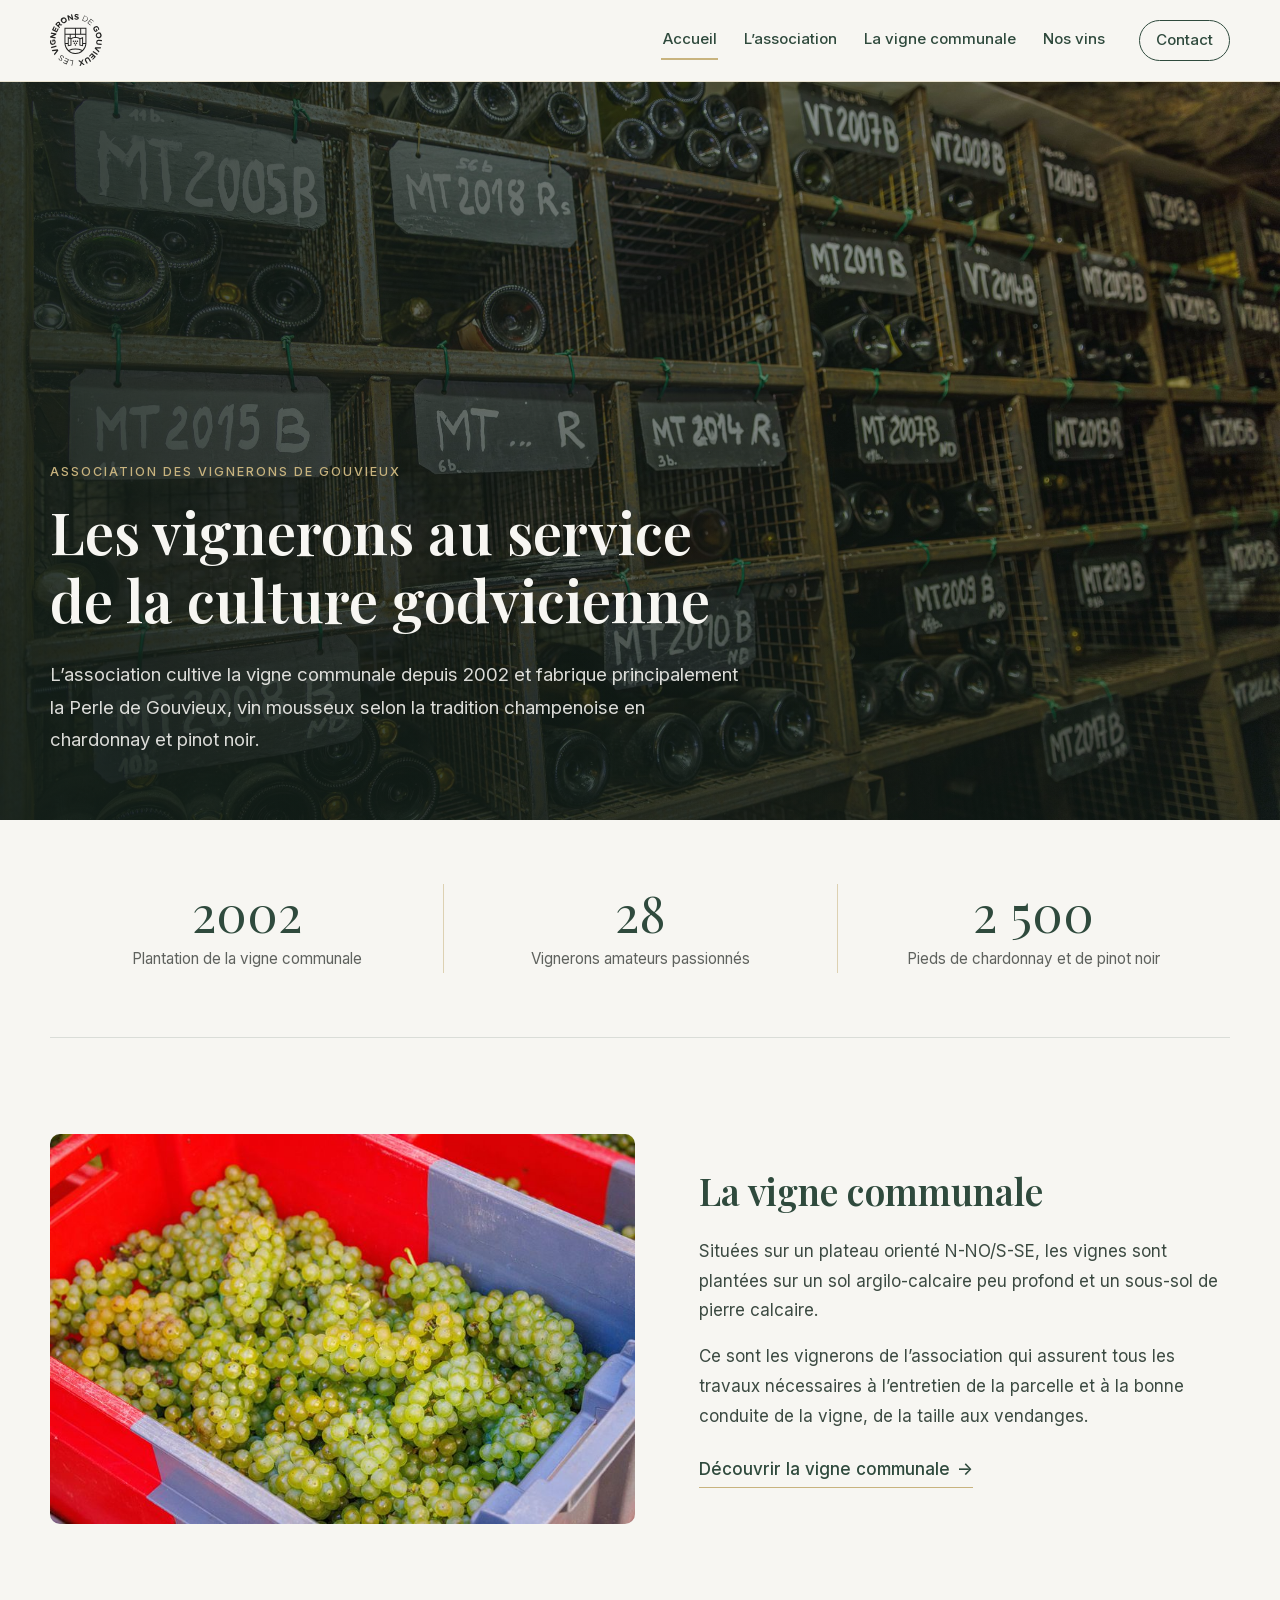
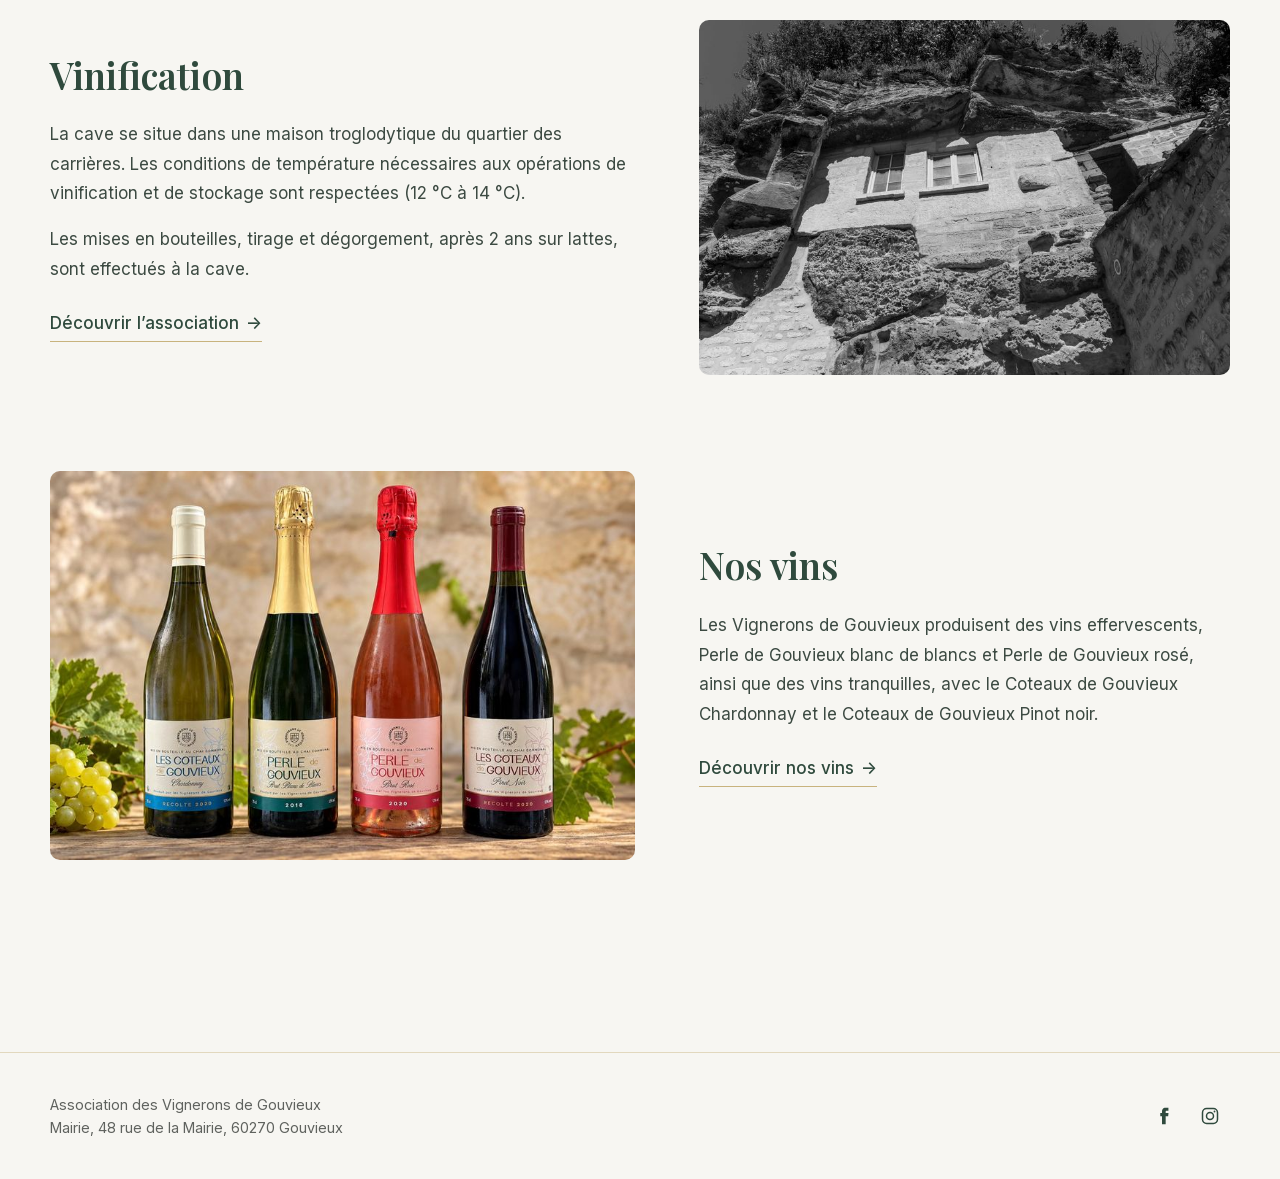
<file: index.html>
<!DOCTYPE html>
<html lang="fr">
<head>
  <meta charset="UTF-8">
  <title>Les Vignerons de Gouvieux</title>
  <meta name="viewport" content="width=device-width, initial-scale=1.0">
  <meta name="description" content="Les Vignerons de Gouvieux, association au service de la culture godvicienne : vigne communale, cave troglodytique et Perle de Gouvieux.">
  <link rel="canonical" href="https://vignerons-de-gouvieux.fr/">
  <meta property="og:type" content="website">
  <meta property="og:site_name" content="Les Vignerons de Gouvieux">
  <meta property="og:locale" content="fr_FR">
  <meta property="og:title" content="Les Vignerons de Gouvieux">
  <meta property="og:description" content="Les Vignerons de Gouvieux, association au service de la culture godvicienne : vigne communale, cave troglodytique et Perle de Gouvieux.">
  <meta property="og:url" content="https://vignerons-de-gouvieux.fr/">
  <meta property="og:image" content="https://vignerons-de-gouvieux.fr/images/partage-logo.png">
  <meta property="og:image:width" content="1200">
  <meta property="og:image:height" content="630">
  <meta property="og:image:alt" content="Logo des Vignerons de Gouvieux">
  <meta name="twitter:card" content="summary_large_image">
  <link rel="preload" href="fonts/playfair-display-600.woff" as="font" type="font/woff" crossorigin>
  <link rel="preload" href="fonts/inter-400.woff" as="font" type="font/woff" crossorigin>
  <link rel="stylesheet" href="style.css">
  <link rel="icon" type="image/svg+xml" href="images/favicon.svg">
</head>
<body>
  <a class="skip-link" href="#main-content">Aller au contenu principal</a>

  <header class="site-header">
    <div class="container-wide header-content">
      <a class="logo-link" href="index.html" aria-label="Accueil Les Vignerons de Gouvieux">
        <img src="images/logo_vigneron.svg" alt="Logo Les Vignerons de Gouvieux" class="logo" width="52" height="52">
      </a>
      <button class="nav-toggle" type="button" aria-expanded="false" aria-controls="site-navigation">Menu</button>
      <nav id="site-navigation" class="navigation" aria-label="Navigation principale">
        <a href="index.html" class="active" aria-current="page">Accueil</a>
        <a href="association.html">L’association</a>
        <a href="vigne.html">La vigne communale</a>
        <a href="perle.html">Nos vins</a>
        <a href="mailto:vigneronsdegouvieux@gmail.com" class="nav-contact">Contact</a>
      </nav>
    </div>
  </header>

  <main id="main-content">
    <section class="home-hero" aria-labelledby="home-title">
      <figure class="home-hero-image">
        <img src="images/photos/cave-casiers-1200.jpg"
          srcset="images/photos/cave-casiers-1200.jpg 1200w, images/photos/cave-casiers-2400.jpg 2400w"
          sizes="100vw" alt="Casiers de bouteilles étiquetés à la craie dans la cave troglodytique" fetchpriority="high" width="1200" height="800">
      </figure>
      <div class="container-wide home-hero-content">
        <span class="kicker">Association des vignerons de Gouvieux</span>
        <h1 id="home-title">Les vignerons au service de la culture godvicienne</h1>
        <p class="lead">
          L’association cultive la vigne communale depuis 2002 et fabrique principalement la
          Perle de Gouvieux, vin mousseux selon la tradition champenoise en chardonnay et pinot noir.
        </p>
      </div>
    </section>

    <div class="container-wide">
      <section class="figures" aria-label="L’association en chiffres">
        <p class="figure"><span class="figure-value">2002</span><span class="figure-label">Plantation de la vigne communale</span></p>
        <p class="figure"><span class="figure-value">28</span><span class="figure-label">Vignerons amateurs passionnés</span></p>
        <p class="figure"><span class="figure-value">2&nbsp;500</span><span class="figure-label">Pieds de chardonnay et de pinot noir</span></p>
      </section>

      <section class="feature" aria-labelledby="home-vigne-title">
        <figure class="photo video-slot" data-vimeo-slot data-vimeo-title="Vidéo de la vigne communale de Gouvieux"><img src="images/photos/raisins-vendange-800.jpg" srcset="images/photos/raisins-vendange-800.jpg 800w, images/photos/raisins-vendange-1600.jpg 1600w" sizes="(max-width: 1024px) 100vw, 50vw" alt="Grappes de chardonnay fraîchement vendangées dans une caisse" loading="lazy" width="800" height="534"></figure>
        <div class="feature-text prose">
          <h2 id="home-vigne-title">La vigne communale</h2>
          <p>
            Situées sur un plateau orienté N-NO/S-SE, les vignes sont plantées sur un sol argilo-calcaire
            peu profond et un sous-sol de pierre calcaire.
          </p>
          <p>
            Ce sont les vignerons de l’association qui assurent tous les travaux nécessaires à l’entretien de
            la parcelle et à la bonne conduite de la vigne, de la taille aux vendanges.
          </p>
          <a class="text-link" href="vigne.html">Découvrir la vigne communale</a>
        </div>
      </section>

      <section class="feature feature--reverse" aria-labelledby="home-cave-title">
        <figure class="photo"><img src="images/photos/maison-troglodytique-800.jpg" srcset="images/photos/maison-troglodytique-800.jpg 800w, images/photos/maison-troglodytique-1600.jpg 1600w" sizes="(max-width: 1024px) 100vw, 50vw" alt="Maison troglodytique creusée dans la roche, quartier des carrières à Gouvieux" loading="lazy" width="800" height="534"></figure>
        <div class="feature-text prose">
          <h2 id="home-cave-title">Vinification</h2>
          <p>
            La cave se situe dans une maison troglodytique du quartier des carrières.
            Les conditions de température nécessaires aux opérations de vinification et
            de stockage sont respectées (12&nbsp;°C à 14&nbsp;°C).
          </p>
          <p>
            Les mises en bouteilles, tirage et dégorgement, après 2 ans sur lattes, sont effectués
            à la cave.
          </p>
          <a class="text-link" href="association.html">Découvrir l’association</a>
        </div>
      </section>

      <section class="feature" aria-labelledby="home-vins-title">
        <figure class="photo"><img src="images/photos/vins-gamme-800.jpg" srcset="images/photos/vins-gamme-800.jpg 800w, images/photos/vins-gamme-1536.jpg 1536w" sizes="(max-width: 1024px) 100vw, 50vw" alt="Les quatre vins des Vignerons de Gouvieux : Coteaux de Gouvieux Chardonnay, Perle de Gouvieux blanc de blancs, Perle de Gouvieux rosé et Coteaux de Gouvieux Pinot noir" loading="lazy" width="800" height="533"></figure>
        <div class="feature-text prose">
          <h2 id="home-vins-title">Nos vins</h2>
          <p>
            Les Vignerons de Gouvieux produisent des vins effervescents, Perle de Gouvieux blanc de blancs
            et Perle de Gouvieux rosé, ainsi que des vins tranquilles, avec le Coteaux de Gouvieux Chardonnay
            et le Coteaux de Gouvieux Pinot noir.
          </p>
          <a class="text-link" href="perle.html">Découvrir nos vins</a>
        </div>
      </section>
    </div>
  </main>

  <div data-site-footer></div>
  <noscript>
    <footer class="site-footer">
      <div class="container-wide footer-content">
        <p class="footer-address">Association des Vignerons de Gouvieux<br>Mairie, 48 rue de la Mairie, 60270 Gouvieux</p>
      </div>
    </footer>
  </noscript>
  <script src="site.js"></script>
</body>
</html>
</file>
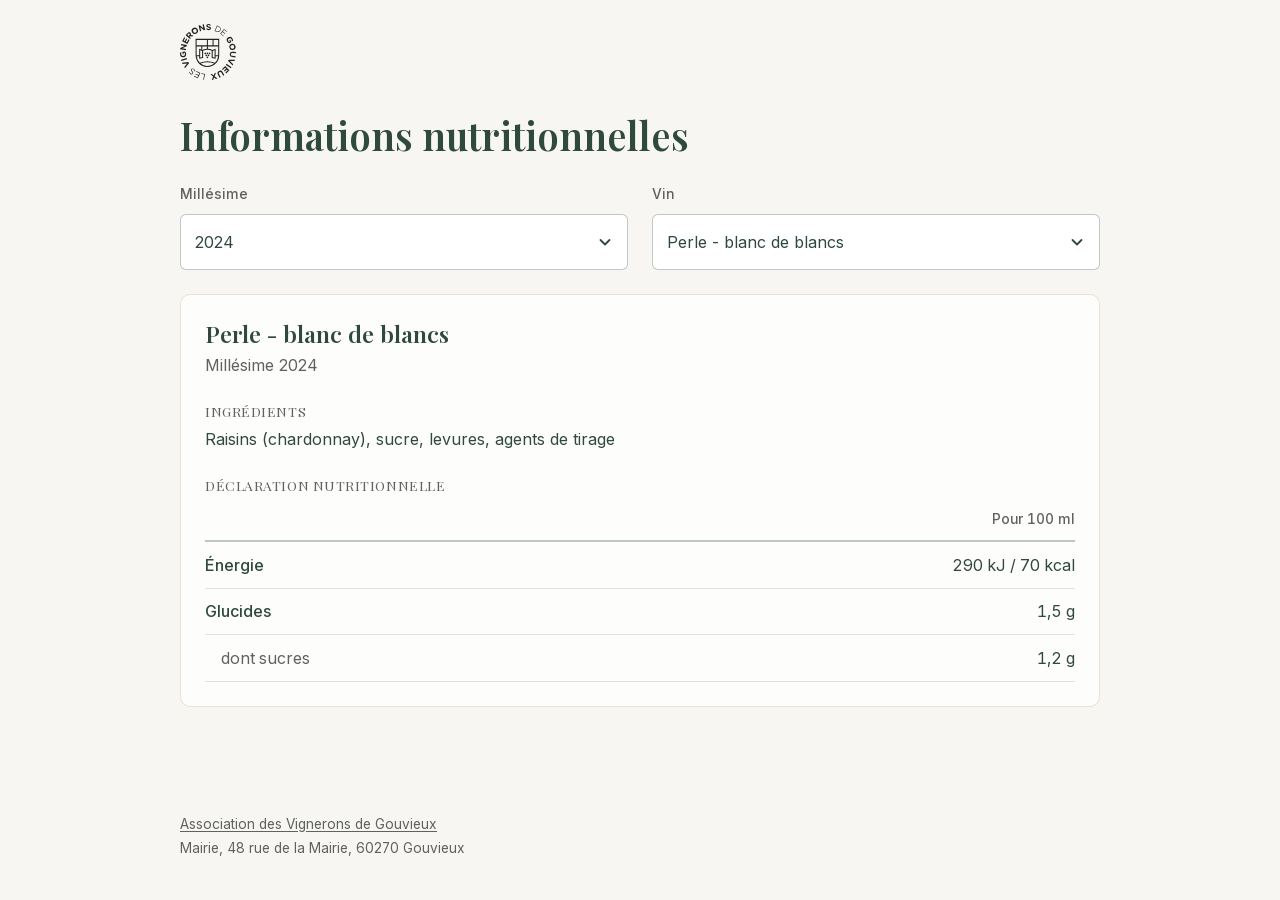
<file: n/index.html>
<!DOCTYPE html>
<html lang="fr">
<head>
  <meta charset="UTF-8">
  <meta name="robots" content="noindex">
  <!-- Adresse du QR code des étiquettes : https://vignerons-de-gouvieux.fr/n/
       Elle est imprimée, elle ne doit donc jamais changer. Si la page des informations
       nutritionnelles change d'adresse, modifier uniquement les deux liens ci-dessous. -->
  <meta http-equiv="refresh" content="0; url=/nutrition.html">
  <title>Informations nutritionnelles - Les Vignerons de Gouvieux</title>
  <script>window.location.replace("/nutrition.html");</script>
</head>
<body>
  <p><a href="/nutrition.html">Voir les informations nutritionnelles</a></p>
</body>
</html>
</file>
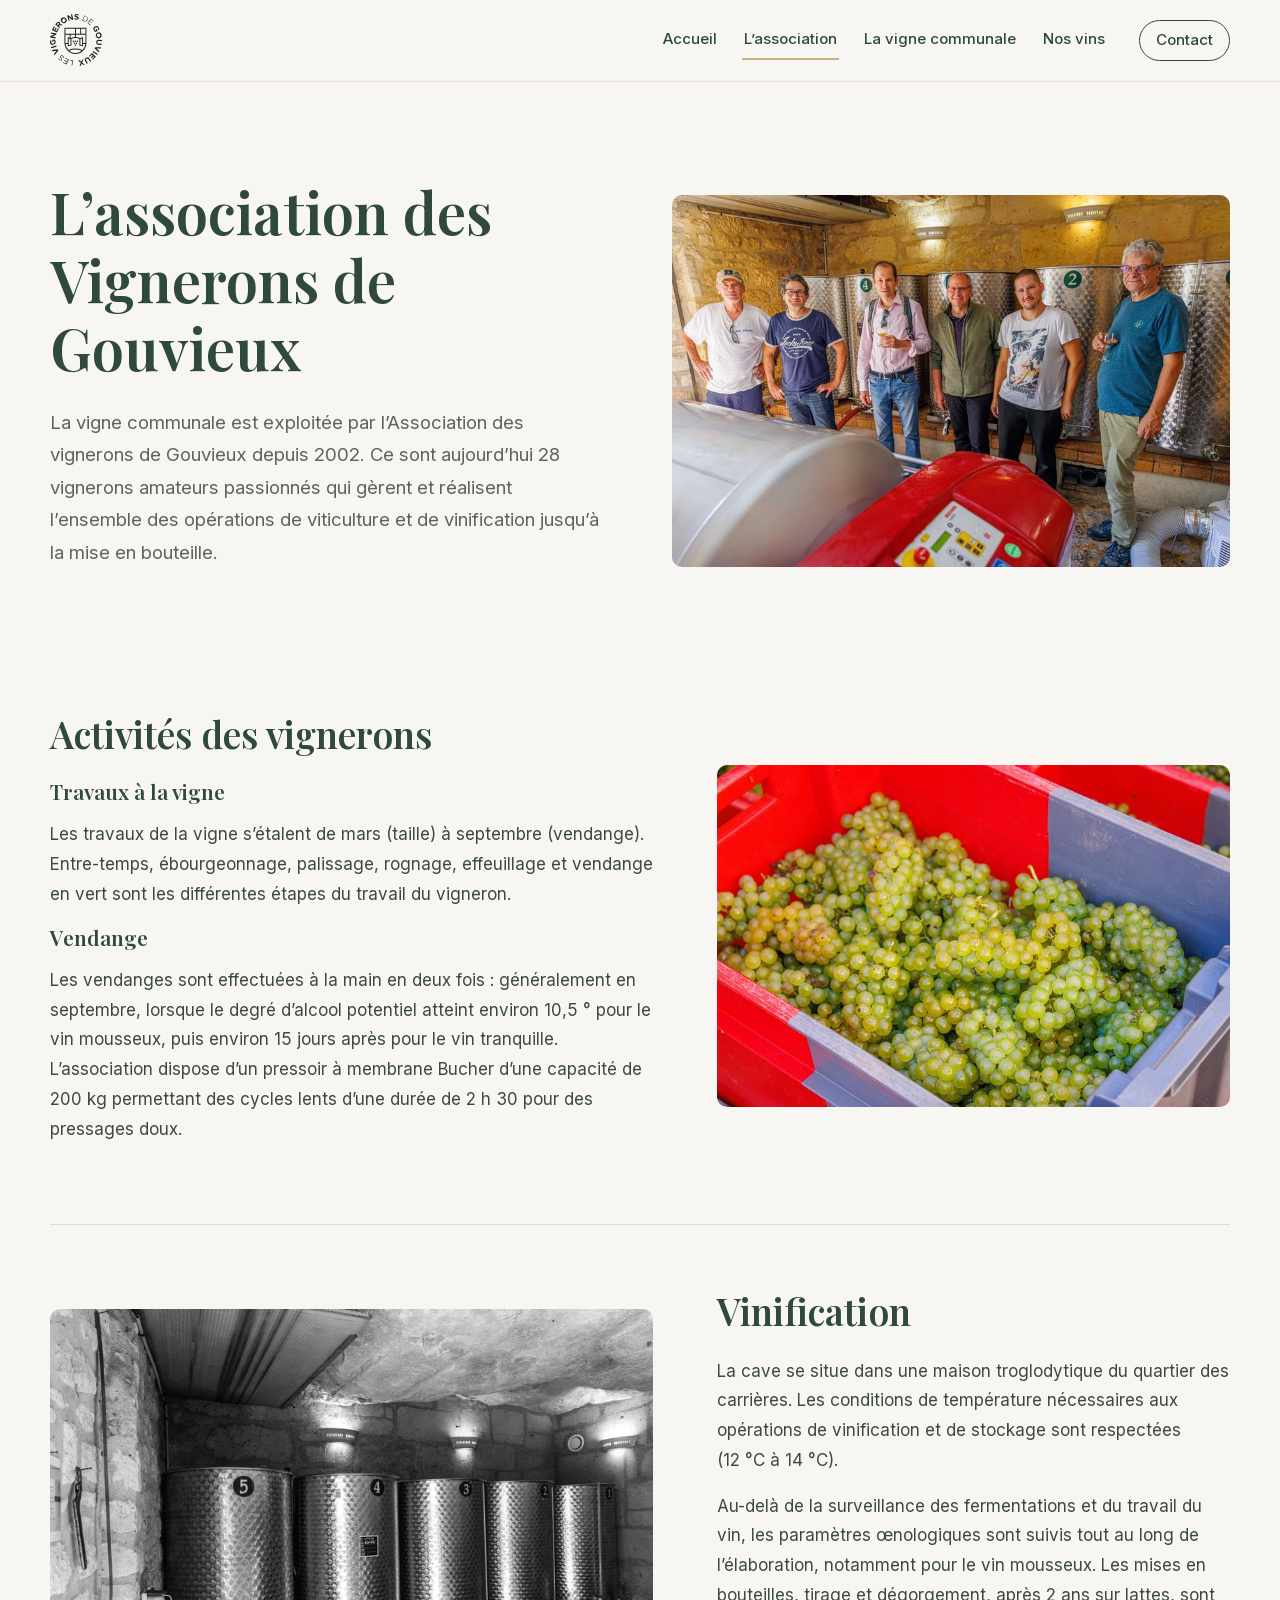
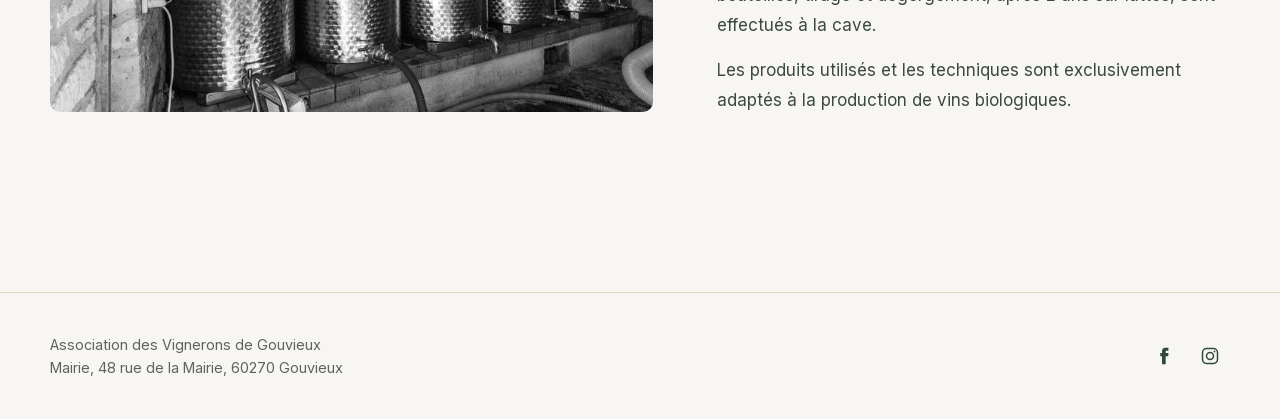
<file: association.html>
<!DOCTYPE html>
<html lang="fr">
<head>
  <meta charset="UTF-8">
  <title>L’association - Les Vignerons de Gouvieux</title>
  <meta name="viewport" content="width=device-width, initial-scale=1.0">
  <meta name="description" content="Activités des vignerons de Gouvieux : travaux à la vigne, vendanges et vinification.">
  <link rel="canonical" href="https://vignerons-de-gouvieux.fr/association.html">
  <meta property="og:type" content="website">
  <meta property="og:site_name" content="Les Vignerons de Gouvieux">
  <meta property="og:locale" content="fr_FR">
  <meta property="og:title" content="L’association - Les Vignerons de Gouvieux">
  <meta property="og:description" content="Activités des vignerons de Gouvieux : travaux à la vigne, vendanges et vinification.">
  <meta property="og:url" content="https://vignerons-de-gouvieux.fr/association.html">
  <meta property="og:image" content="https://vignerons-de-gouvieux.fr/images/partage-logo.png">
  <meta property="og:image:width" content="1200">
  <meta property="og:image:height" content="630">
  <meta property="og:image:alt" content="Logo des Vignerons de Gouvieux">
  <meta name="twitter:card" content="summary_large_image">
  <link rel="preload" href="fonts/playfair-display-600.woff" as="font" type="font/woff" crossorigin>
  <link rel="preload" href="fonts/inter-400.woff" as="font" type="font/woff" crossorigin>
  <link rel="stylesheet" href="style.css">
  <link rel="icon" type="image/svg+xml" href="images/favicon.svg">
</head>
<body>
  <a class="skip-link" href="#main-content">Aller au contenu principal</a>

  <header class="site-header">
    <div class="container-wide header-content">
      <a class="logo-link" href="index.html" aria-label="Accueil Les Vignerons de Gouvieux">
        <img src="images/logo_vigneron.svg" alt="Logo Les Vignerons de Gouvieux" class="logo" width="52" height="52">
      </a>
      <button class="nav-toggle" type="button" aria-expanded="false" aria-controls="site-navigation">Menu</button>
      <nav id="site-navigation" class="navigation" aria-label="Navigation principale">
        <a href="index.html">Accueil</a>
        <a href="association.html" class="active" aria-current="page">L’association</a>
        <a href="vigne.html">La vigne communale</a>
        <a href="perle.html">Nos vins</a>
        <a href="mailto:vigneronsdegouvieux@gmail.com" class="nav-contact">Contact</a>
      </nav>
    </div>
  </header>

  <main id="main-content">
    <section class="page-intro" aria-labelledby="association-title">
      <div class="container-wide page-intro-grid">
        <div>
          <h1 id="association-title">L’association des Vignerons de Gouvieux</h1>
          <p class="lead">
            La vigne communale est exploitée par
            l’Association des vignerons de Gouvieux depuis 2002.
            Ce sont aujourd’hui 28 vignerons amateurs passionnés qui
            gèrent et réalisent l’ensemble des opérations de viticulture
            et de vinification jusqu’à la mise en bouteille.
          </p>
        </div>
        <figure class="photo"><img src="images/photos/equipe-vignerons-800.jpg" srcset="images/photos/equipe-vignerons-800.jpg 800w, images/photos/equipe-vignerons-1600.jpg 1600w" sizes="(max-width: 1024px) 100vw, 50vw" alt="Des vignerons de l’association réunis dans la cave, devant les cuves" loading="lazy" width="800" height="534"></figure>
      </div>
    </section>

    <div class="container-wide">
      <section class="text-section" aria-labelledby="assoc-content-title">
        <div class="split split--center">
          <div class="prose">
            <h2 id="assoc-content-title">Activités des vignerons</h2>
            <h3 id="travaux-title">Travaux à la vigne</h3>
            <p>
              Les travaux de la vigne s’étalent de mars (taille) à septembre
              (vendange). Entre-temps, ébourgeonnage, palissage, rognage,
              effeuillage et vendange en vert sont les différentes étapes du travail
              du vigneron.
            </p>
            <h3 id="vendange-title">Vendange</h3>
            <p>
              Les vendanges sont effectuées à la main en deux fois : généralement
              en septembre, lorsque le degré d’alcool potentiel atteint environ 10,5&nbsp;°
              pour le vin mousseux, puis environ 15 jours après pour le vin tranquille.
              L’association dispose d’un pressoir à membrane Bucher d’une capacité de
              200 kg permettant des cycles lents d’une durée de 2&nbsp;h&nbsp;30 pour des pressages doux.
            </p>
          </div>
          <figure class="photo"><img src="images/photos/raisins-vendange-800.jpg" srcset="images/photos/raisins-vendange-800.jpg 800w, images/photos/raisins-vendange-1600.jpg 1600w" sizes="(max-width: 1024px) 100vw, 45vw" alt="Grappes de chardonnay vendangées à la main" loading="lazy" width="800" height="534"></figure>
        </div>
      </section>

      <section class="text-section" aria-labelledby="vinification-title">
        <div class="split split--center split--reverse">
          <div class="prose">
            <h2 id="vinification-title">Vinification</h2>
            <p>
              La cave se situe dans une maison troglodytique du quartier des carrières.
              Les conditions de température nécessaires aux opérations de vinification et
              de stockage sont respectées (12&nbsp;°C à 14&nbsp;°C).
            </p>
            <p>
              Au-delà de la surveillance des fermentations et du travail du vin, les paramètres
              œnologiques sont suivis tout au long de l’élaboration, notamment pour le vin mousseux.
              Les mises en bouteilles, tirage et dégorgement, après 2 ans sur lattes, sont effectués
              à la cave.
            </p>
            <p>
              Les produits utilisés et les techniques sont exclusivement adaptés à la production
              de vins biologiques.
            </p>
          </div>
          <figure class="photo"><img src="images/photos/cuves-800.jpg" srcset="images/photos/cuves-800.jpg 800w, images/photos/cuves-1600.jpg 1600w" sizes="(max-width: 1024px) 100vw, 45vw" alt="Cuves en inox numérotées dans la cave voûtée" loading="lazy" width="800" height="534"></figure>
        </div>
      </section>
    </div>
  </main>

  <div data-site-footer></div>
  <noscript>
    <footer class="site-footer">
      <div class="container-wide footer-content">
        <p class="footer-address">Association des Vignerons de Gouvieux<br>Mairie, 48 rue de la Mairie, 60270 Gouvieux</p>
      </div>
    </footer>
  </noscript>
  <script src="site.js"></script>
</body>
</html>
</file>
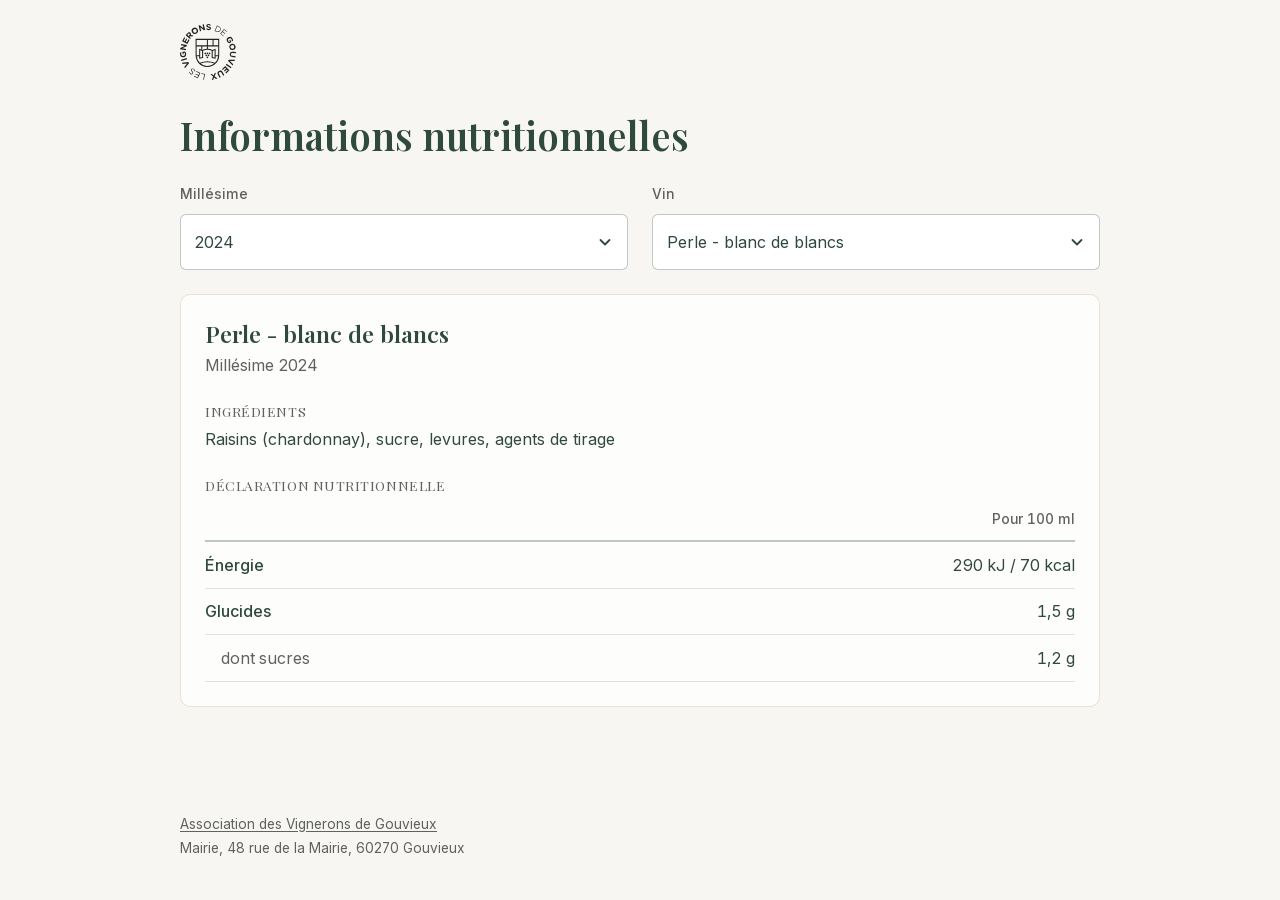
<file: nutrition.html>
<!DOCTYPE html>
<html lang="fr">
<head>
  <meta charset="UTF-8">
  <title>Informations nutritionnelles - Les Vignerons de Gouvieux</title>
  <meta name="viewport" content="width=device-width, initial-scale=1.0">
  <meta name="description" content="Ingrédients et déclaration nutritionnelle des vins des Vignerons de Gouvieux, par millésime.">
  <!-- Page atteinte par le QR code des étiquettes : volontairement sans contenu commercial,
       sans menu, sans réseaux sociaux ni ressources tierces (polices, statistiques…). -->
  <link rel="stylesheet" href="style.css">
  <link rel="icon" type="image/svg+xml" href="images/favicon.svg">
</head>
<body class="nutrition-page">
  <header class="nutrition-header">
    <div class="container">
      <a href="index.html" class="nutrition-logo-link" aria-label="Accueil - Les Vignerons de Gouvieux">
        <img src="images/logo_vigneron.svg" alt="Les Vignerons de Gouvieux" class="nutrition-logo">
      </a>
    </div>
  </header>

  <main id="main-content" class="nutrition-main">
    <div class="container">
      <h1 class="nutrition-title">Informations nutritionnelles</h1>

      <div class="vintage-form" role="group" aria-label="Sélection du vin">
        <div class="vintage-field">
          <label for="millesime" class="vintage-label">Millésime</label>
          <select id="millesime" class="vintage-select"></select>
        </div>
        <div class="vintage-field">
          <label for="couleur" class="vintage-label">Vin</label>
          <select id="couleur" class="vintage-select"></select>
        </div>
      </div>

      <section id="vintage-content" class="vintage-content" role="status" aria-live="polite">
        <noscript>Activez JavaScript pour afficher les informations de votre bouteille.</noscript>
      </section>
    </div>
  </main>

  <footer class="nutrition-footer">
    <div class="container">
      <p>
        <a href="index.html">Association des Vignerons de Gouvieux</a><br>
        Mairie, 48 rue de la Mairie, 60270 Gouvieux
      </p>
    </div>
  </footer>

  <script src="nutrition.js"></script>
</body>
</html>
</file>
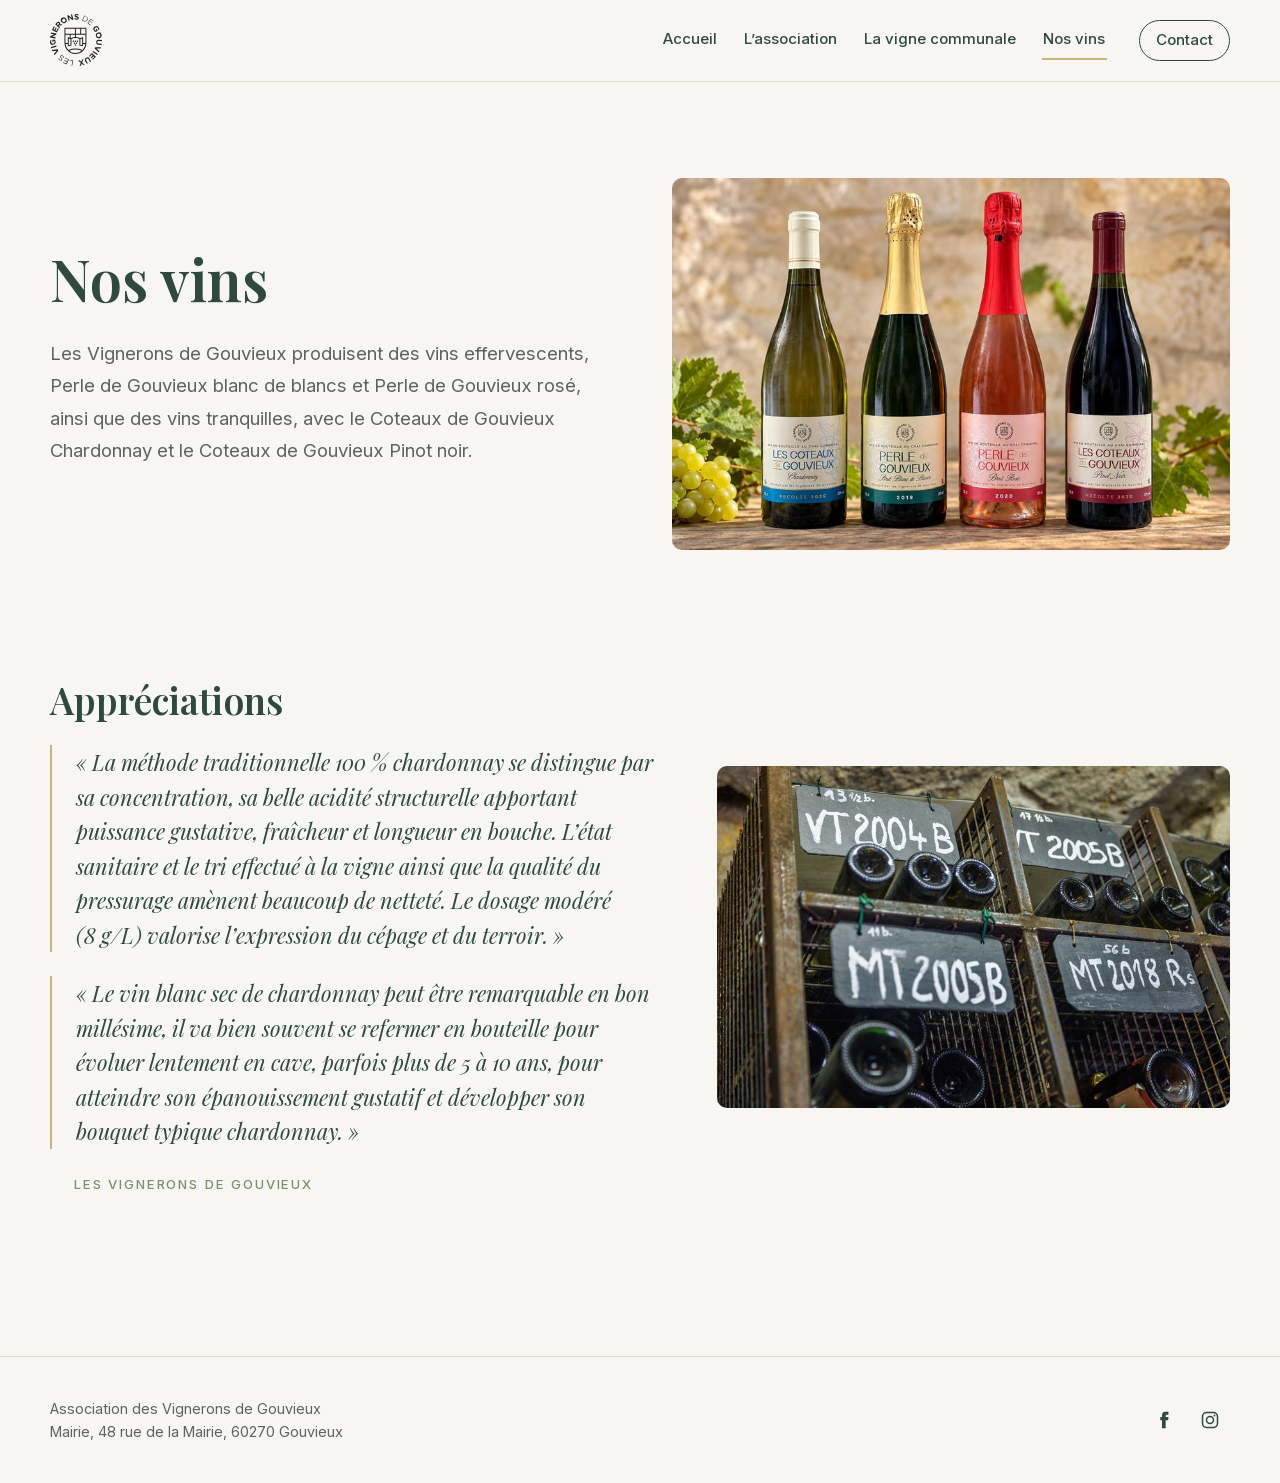
<file: perle.html>
<!DOCTYPE html>
<html lang="fr">
<head>
  <meta charset="UTF-8">
  <title>Nos vins - Les Vignerons de Gouvieux</title>
  <meta name="viewport" content="width=device-width, initial-scale=1.0">
  <meta name="description" content="La Perle de Gouvieux et les vins des Vignerons de Gouvieux : méthode traditionnelle, chardonnay et pinot noir.">
  <link rel="canonical" href="https://vignerons-de-gouvieux.fr/perle.html">
  <meta property="og:type" content="website">
  <meta property="og:site_name" content="Les Vignerons de Gouvieux">
  <meta property="og:locale" content="fr_FR">
  <meta property="og:title" content="Nos vins - Les Vignerons de Gouvieux">
  <meta property="og:description" content="La Perle de Gouvieux et les vins des Vignerons de Gouvieux : méthode traditionnelle, chardonnay et pinot noir.">
  <meta property="og:url" content="https://vignerons-de-gouvieux.fr/perle.html">
  <meta property="og:image" content="https://vignerons-de-gouvieux.fr/images/partage-logo.png">
  <meta property="og:image:width" content="1200">
  <meta property="og:image:height" content="630">
  <meta property="og:image:alt" content="Logo des Vignerons de Gouvieux">
  <meta name="twitter:card" content="summary_large_image">
  <link rel="preload" href="fonts/playfair-display-600.woff" as="font" type="font/woff" crossorigin>
  <link rel="preload" href="fonts/inter-400.woff" as="font" type="font/woff" crossorigin>
  <link rel="stylesheet" href="style.css">
  <link rel="icon" type="image/svg+xml" href="images/favicon.svg">
</head>
<body>
  <a class="skip-link" href="#main-content">Aller au contenu principal</a>

  <header class="site-header">
    <div class="container-wide header-content">
      <a class="logo-link" href="index.html" aria-label="Accueil Les Vignerons de Gouvieux">
        <img src="images/logo_vigneron.svg" alt="Logo Les Vignerons de Gouvieux" class="logo" width="52" height="52">
      </a>
      <button class="nav-toggle" type="button" aria-expanded="false" aria-controls="site-navigation">Menu</button>
      <nav id="site-navigation" class="navigation" aria-label="Navigation principale">
        <a href="index.html">Accueil</a>
        <a href="association.html">L’association</a>
        <a href="vigne.html">La vigne communale</a>
        <a href="perle.html" class="active" aria-current="page">Nos vins</a>
        <a href="mailto:vigneronsdegouvieux@gmail.com" class="nav-contact">Contact</a>
      </nav>
    </div>
  </header>

  <main id="main-content">
    <section class="page-intro" aria-labelledby="perle-title">
      <div class="container-wide page-intro-grid">
        <div>
          <h1 id="perle-title">Nos vins</h1>
          <p class="lead">
            Les Vignerons de Gouvieux produisent des vins effervescents, Perle de Gouvieux blanc de blancs
            et Perle de Gouvieux rosé, ainsi que des vins tranquilles, avec le Coteaux de Gouvieux Chardonnay
            et le Coteaux de Gouvieux Pinot noir.
          </p>
        </div>
        <figure class="photo"><img src="images/photos/vins-gamme-800.jpg" srcset="images/photos/vins-gamme-800.jpg 800w, images/photos/vins-gamme-1536.jpg 1536w" sizes="(max-width: 1024px) 100vw, 50vw" alt="Les quatre vins des Vignerons de Gouvieux : Coteaux de Gouvieux Chardonnay, Perle de Gouvieux blanc de blancs, Perle de Gouvieux rosé et Coteaux de Gouvieux Pinot noir" width="800" height="533"></figure>
      </div>
    </section>

    <div class="container-wide">
      <section class="text-section" aria-labelledby="appreciation-title">
        <div class="split split--center">
          <div>
            <h2 id="appreciation-title">Appréciations</h2>
            <blockquote class="quote">
              <p>
                « La méthode traditionnelle 100&nbsp;% chardonnay se distingue par sa concentration, sa belle acidité
                structurelle apportant puissance gustative, fraîcheur et longueur en bouche. L’état sanitaire et
                le tri effectué à la vigne ainsi que la qualité du pressurage amènent beaucoup de netteté. Le
                dosage modéré (8&nbsp;g/L) valorise l’expression du cépage et du terroir. »
              </p>
            </blockquote>
            <blockquote class="quote">
              <p>
                « Le vin blanc sec de chardonnay peut être remarquable en bon millésime, il va bien souvent se
                refermer en bouteille pour évoluer lentement en cave, parfois plus de 5 à 10 ans, pour atteindre
                son épanouissement gustatif et développer son bouquet typique chardonnay. »
              </p>
            </blockquote>
            <p class="quote-signature">Les Vignerons de Gouvieux</p>
          </div>
          <figure class="photo"><img src="images/photos/cave-ardoises-800.jpg" srcset="images/photos/cave-ardoises-800.jpg 800w, images/photos/cave-ardoises-1600.jpg 1600w" sizes="(max-width: 1024px) 100vw, 45vw" alt="Bouteilles en cave rangées sous des ardoises écrites à la craie" loading="lazy" width="800" height="534"></figure>
        </div>
      </section>

      <!-- Lien vers les informations nutritionnelles désactivé tant qu'elles ne sont pas à jour.
           Pour le réactiver, retirer ce commentaire.
      <section class="callout" aria-label="Informations nutritionnelles">
        <p>Ingrédients et déclaration nutritionnelle de chaque vin, par millésime.</p>
        <a class="button" href="nutrition.html">Informations nutritionnelles</a>
      </section>
      -->
    </div>
  </main>

  <div data-site-footer></div>
  <noscript>
    <footer class="site-footer">
      <div class="container-wide footer-content">
        <p class="footer-address">Association des Vignerons de Gouvieux<br>Mairie, 48 rue de la Mairie, 60270 Gouvieux</p>
      </div>
    </footer>
  </noscript>
  <script src="site.js"></script>
</body>
</html>
</file>
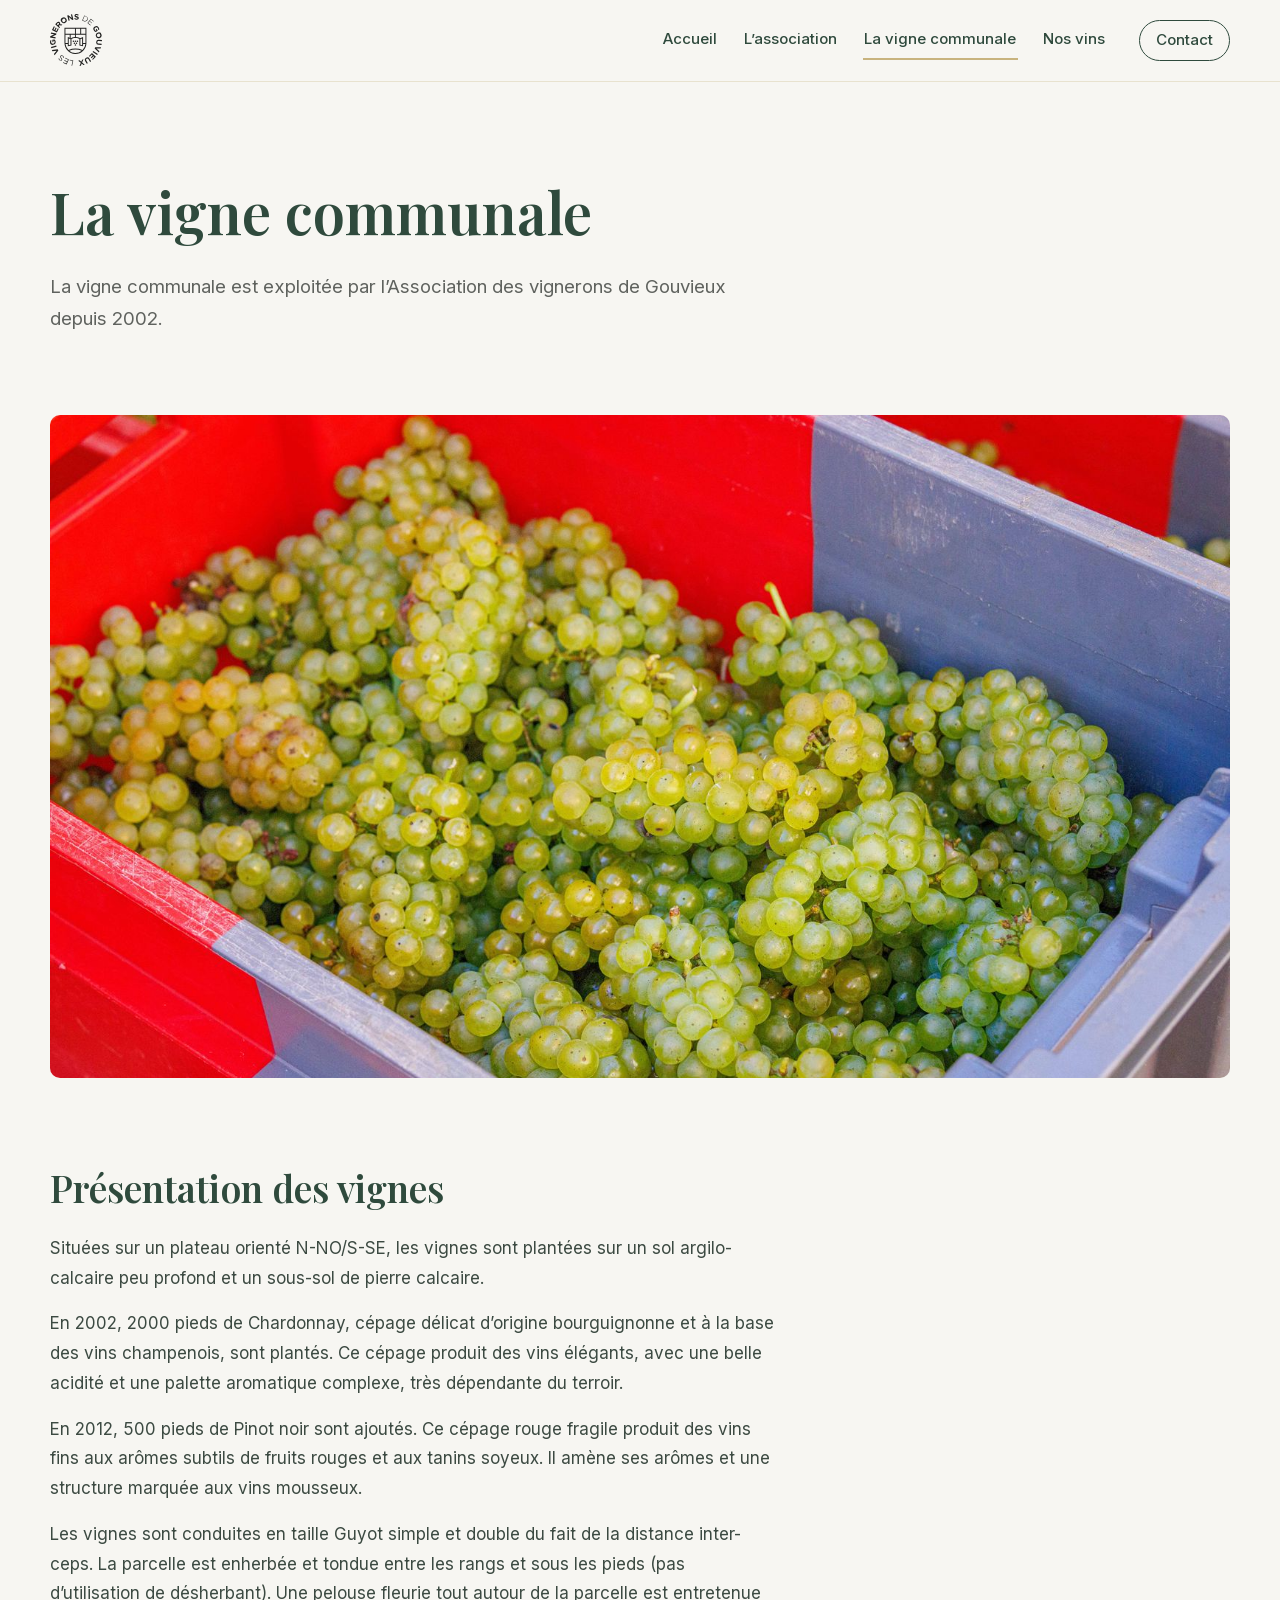
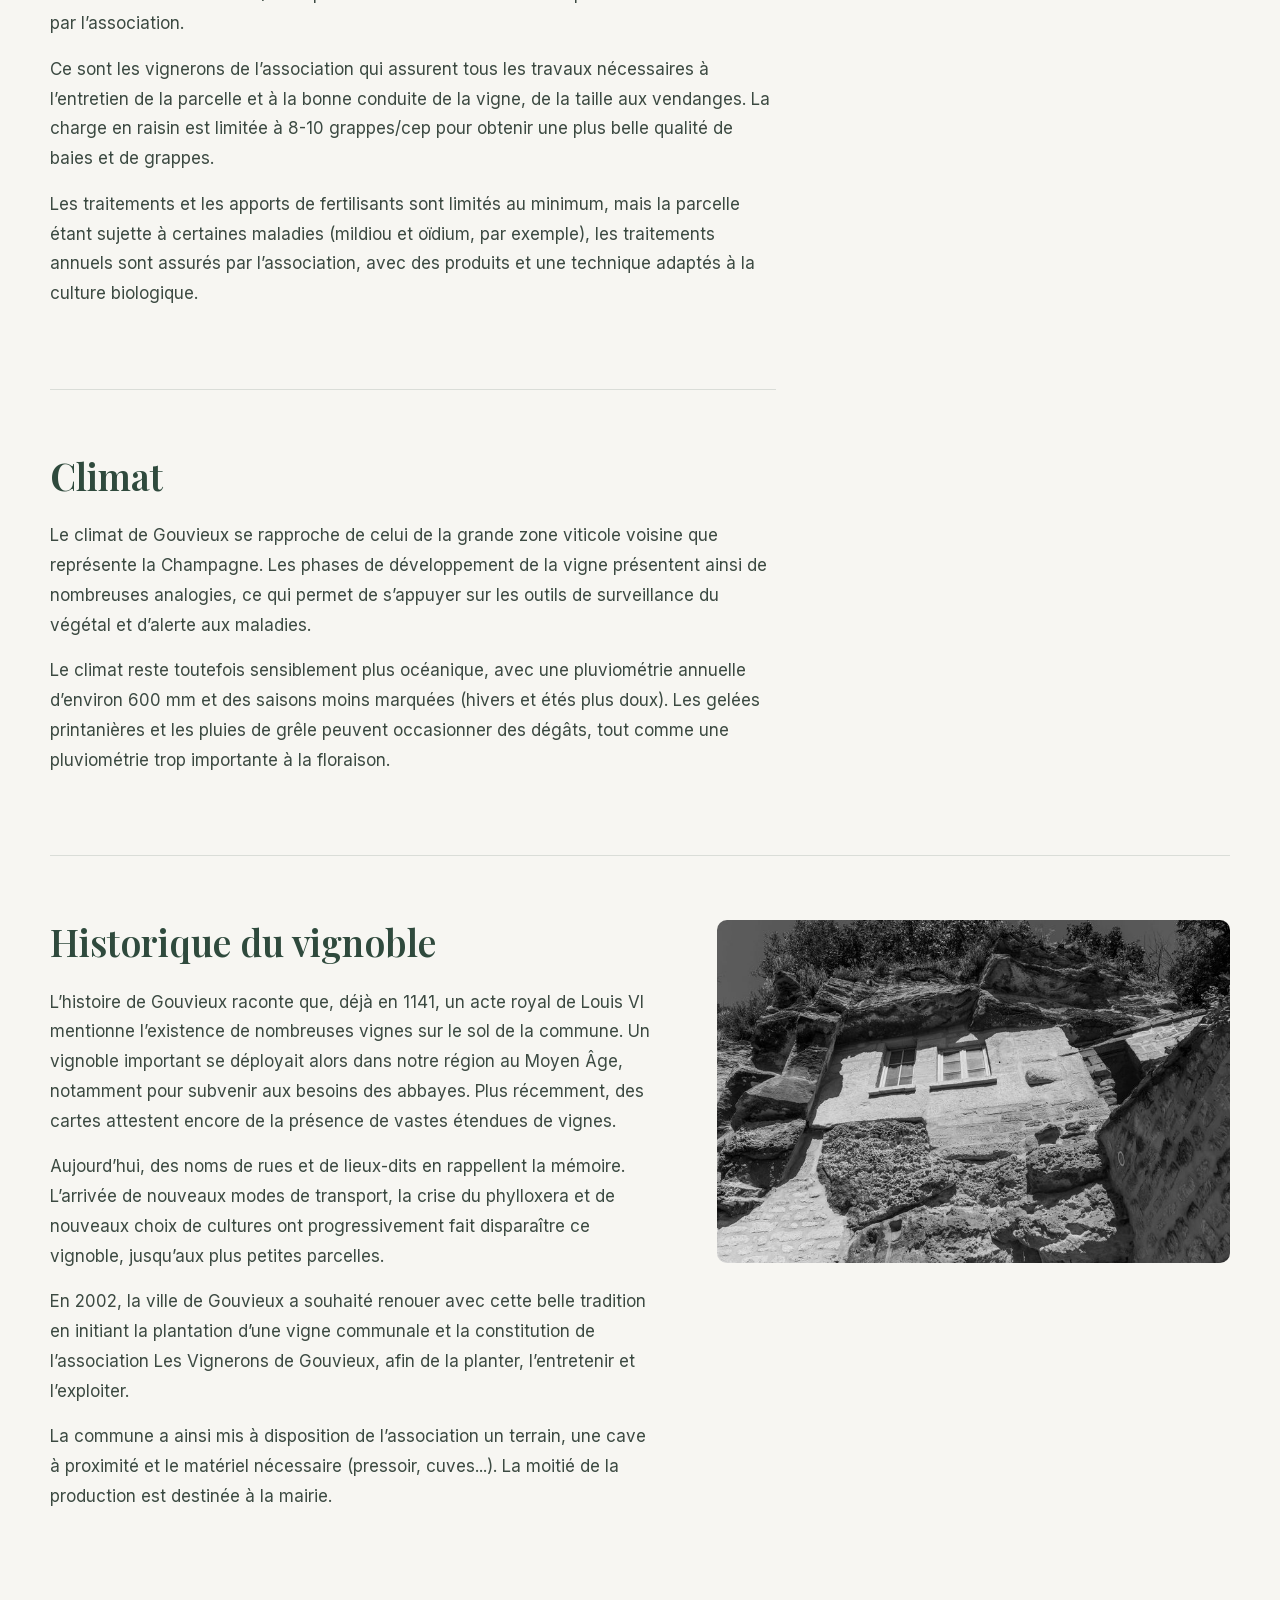
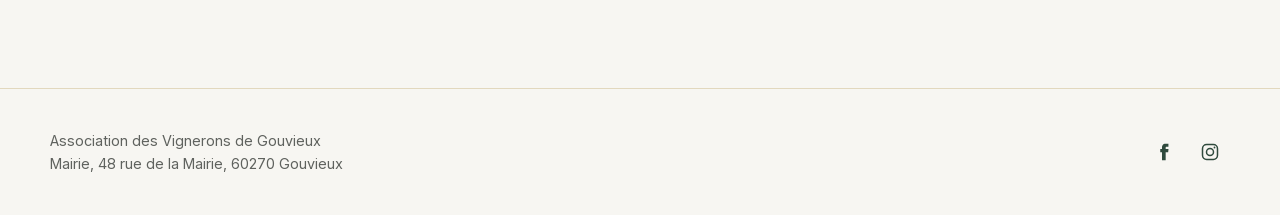
<file: vigne.html>
<!DOCTYPE html>
<html lang="fr">
<head>
  <meta charset="UTF-8">
  <title>La vigne communale - Les Vignerons de Gouvieux</title>
  <meta name="viewport" content="width=device-width, initial-scale=1.0">
  <meta name="description" content="La vigne communale de Gouvieux : présentation des vignes, climat et historique du vignoble.">
  <link rel="canonical" href="https://vignerons-de-gouvieux.fr/vigne.html">
  <meta property="og:type" content="website">
  <meta property="og:site_name" content="Les Vignerons de Gouvieux">
  <meta property="og:locale" content="fr_FR">
  <meta property="og:title" content="La vigne communale - Les Vignerons de Gouvieux">
  <meta property="og:description" content="La vigne communale de Gouvieux : présentation des vignes, climat et historique du vignoble.">
  <meta property="og:url" content="https://vignerons-de-gouvieux.fr/vigne.html">
  <meta property="og:image" content="https://vignerons-de-gouvieux.fr/images/partage-logo.png">
  <meta property="og:image:width" content="1200">
  <meta property="og:image:height" content="630">
  <meta property="og:image:alt" content="Logo des Vignerons de Gouvieux">
  <meta name="twitter:card" content="summary_large_image">
  <link rel="preload" href="fonts/playfair-display-600.woff" as="font" type="font/woff" crossorigin>
  <link rel="preload" href="fonts/inter-400.woff" as="font" type="font/woff" crossorigin>
  <link rel="stylesheet" href="style.css">
  <link rel="icon" type="image/svg+xml" href="images/favicon.svg">
</head>
<body>
  <a class="skip-link" href="#main-content">Aller au contenu principal</a>

  <header class="site-header">
    <div class="container-wide header-content">
      <a class="logo-link" href="index.html" aria-label="Accueil Les Vignerons de Gouvieux">
        <img src="images/logo_vigneron.svg" alt="Logo Les Vignerons de Gouvieux" class="logo" width="52" height="52">
      </a>
      <button class="nav-toggle" type="button" aria-expanded="false" aria-controls="site-navigation">Menu</button>
      <nav id="site-navigation" class="navigation" aria-label="Navigation principale">
        <a href="index.html">Accueil</a>
        <a href="association.html">L’association</a>
        <a href="vigne.html" class="active" aria-current="page">La vigne communale</a>
        <a href="perle.html">Nos vins</a>
        <a href="mailto:vigneronsdegouvieux@gmail.com" class="nav-contact">Contact</a>
      </nav>
    </div>
  </header>

  <main id="main-content">
    <section class="page-intro" aria-labelledby="vignes-title">
      <div class="container-wide">
        <h1 id="vignes-title">La vigne communale</h1>
        <p class="lead">
          La vigne communale est exploitée par
          l’Association des vignerons de Gouvieux depuis 2002.
        </p>
      </div>
    </section>

    <div class="container-wide">
      <section class="wide-photo" aria-label="La vigne en images">
        <figure class="photo video-slot" data-vimeo-slot data-vimeo-title="Vidéo de la vigne communale de Gouvieux"><img src="images/photos/raisins-vendange-800.jpg" srcset="images/photos/raisins-vendange-800.jpg 800w, images/photos/raisins-vendange-1600.jpg 1600w" sizes="(max-width: 1180px) 100vw, 1180px" alt="Grappes de chardonnay fraîchement vendangées dans une caisse" loading="lazy" width="800" height="534"></figure>
      </section>

      <section class="text-section prose" aria-labelledby="presentation-title">
        <h2 id="presentation-title">Présentation des vignes</h2>
        <p>
          Situées sur un plateau orienté N-NO/S-SE, les vignes sont plantées sur un sol argilo-calcaire
          peu profond et un sous-sol de pierre calcaire.
        </p>
        <p>
          En 2002, 2000 pieds de Chardonnay, cépage délicat d’origine bourguignonne et à la base des vins
          champenois, sont plantés. Ce cépage produit des vins élégants, avec une belle acidité et une
          palette aromatique complexe, très dépendante du terroir.
        </p>
        <p>
          En 2012, 500 pieds de Pinot noir sont ajoutés. Ce cépage rouge fragile produit des vins fins aux
          arômes subtils de fruits rouges et aux tanins soyeux. Il amène ses arômes et une structure marquée
          aux vins mousseux.
        </p>
        <p>
          Les vignes sont conduites en taille Guyot simple et double du fait de la distance inter-ceps.
          La parcelle est enherbée et tondue entre les rangs et sous les pieds (pas d’utilisation de
          désherbant). Une pelouse fleurie tout autour de la parcelle est entretenue par l’association.
        </p>
        <p>
          Ce sont les vignerons de l’association qui assurent tous les travaux nécessaires à l’entretien de
          la parcelle et à la bonne conduite de la vigne, de la taille aux vendanges. La charge en raisin est
          limitée à 8-10 grappes/cep pour obtenir une plus belle qualité de baies et de grappes.
        </p>
        <p>
          Les traitements et les apports de fertilisants sont limités au minimum, mais la parcelle étant
          sujette à certaines maladies (mildiou et oïdium, par exemple), les traitements annuels sont assurés
          par l’association, avec des produits et une technique adaptés à la culture biologique.
        </p>
      </section>

      <section class="text-section prose" aria-labelledby="climat-title">
        <h2 id="climat-title">Climat</h2>
        <p>
          Le climat de Gouvieux se rapproche de celui de la grande zone viticole voisine
          que représente la Champagne. Les phases de développement de la vigne présentent
          ainsi de nombreuses analogies, ce qui permet de s’appuyer sur les outils de
          surveillance du végétal et d’alerte aux maladies.
        </p>
        <p>
          Le climat reste toutefois sensiblement plus océanique, avec une pluviométrie
          annuelle d’environ 600 mm et des saisons moins marquées (hivers et étés plus doux).
          Les gelées printanières et les pluies de grêle peuvent occasionner des dégâts,
          tout comme une pluviométrie trop importante à la floraison.
        </p>
      </section>

      <section class="text-section" aria-labelledby="historique-title">
        <div class="split">
          <div class="prose">
            <h2 id="historique-title">Historique du vignoble</h2>
            <p>
              L’histoire de Gouvieux raconte que, déjà en 1141, un acte royal de Louis VI
              mentionne l’existence de nombreuses vignes sur le sol de la commune. Un vignoble
              important se déployait alors dans notre région au Moyen Âge, notamment pour
              subvenir aux besoins des abbayes. Plus récemment, des cartes attestent encore
              de la présence de vastes étendues de vignes.
            </p>
            <p>
              Aujourd’hui, des noms de rues et de lieux-dits en rappellent la mémoire.
              L’arrivée de nouveaux modes de transport, la crise du phylloxera et de nouveaux
              choix de cultures ont progressivement fait disparaître ce vignoble, jusqu’aux plus
              petites parcelles.
            </p>
            <p>
              En 2002, la ville de Gouvieux a souhaité renouer avec cette belle tradition en initiant
              la plantation d’une vigne communale et la constitution de l’association Les Vignerons
              de Gouvieux, afin de la planter, l’entretenir et l’exploiter.
            </p>
            <p>
              La commune a ainsi mis à disposition de l’association un terrain, une cave à proximité
              et le matériel nécessaire (pressoir, cuves...). La moitié de la production est destinée
              à la mairie.
            </p>
          </div>
          <figure class="photo"><img src="images/photos/maison-troglodytique-800.jpg" srcset="images/photos/maison-troglodytique-800.jpg 800w, images/photos/maison-troglodytique-1600.jpg 1600w" sizes="(max-width: 1024px) 100vw, 45vw" alt="Maison troglodytique creusée dans la roche calcaire à Gouvieux" loading="lazy" width="800" height="534"></figure>
        </div>
      </section>
    </div>
  </main>

  <div data-site-footer></div>
  <noscript>
    <footer class="site-footer">
      <div class="container-wide footer-content">
        <p class="footer-address">Association des Vignerons de Gouvieux<br>Mairie, 48 rue de la Mairie, 60270 Gouvieux</p>
      </div>
    </footer>
  </noscript>
  <script src="site.js"></script>
</body>
</html>
</file>
<file: style.css>
/* Polices hébergées sur le site (sous-ensemble latin, licences dans fonts/) */
@font-face {
  font-family: 'Playfair Display';
  font-style: normal;
  font-weight: 400;
  font-display: swap;
  src: url('fonts/playfair-display-400.woff') format('woff');
}

@font-face {
  font-family: 'Playfair Display';
  font-style: normal;
  font-weight: 600;
  font-display: swap;
  src: url('fonts/playfair-display-600.woff') format('woff');
}

@font-face {
  font-family: 'Playfair Display';
  font-style: italic;
  font-weight: 400;
  font-display: swap;
  src: url('fonts/playfair-display-400-italic.woff') format('woff');
}

@font-face {
  font-family: 'Inter';
  font-style: normal;
  font-weight: 400;
  font-display: swap;
  src: url('fonts/inter-400.woff') format('woff');
}

@font-face {
  font-family: 'Inter';
  font-style: normal;
  font-weight: 500;
  font-display: swap;
  src: url('fonts/inter-500.woff') format('woff');
}

:root {
  --color-ivory: #F7F6F2;
  --color-vine-soft: #7A8F6B;
  --color-vine-deep: #2F4A3D;
  --color-champagne: #C8B37E;
  --color-mineral: #5F625E;
  --color-white: #FFFFFF;
  --color-rule: rgba(47, 74, 61, 0.14);
  --color-text: #3C4A42;

  --font-title: 'Playfair Display', 'Libre Baskerville', 'Times New Roman', serif;
  --font-body: 'Inter', 'Source Sans Pro', 'Lato', 'Segoe UI', sans-serif;

  --space-1: 0.5rem;
  --space-2: 1rem;
  --space-3: 1.5rem;
  --space-4: 2.5rem;
  --space-5: 4rem;
  --space-6: 6rem;

  --radius-sm: 6px;
  --radius-md: 10px;

  --line-fine: 1px;
  --line-strong: 2px;

  --container-wide: 1180px;
  --container-content: 920px;
  --measure: 66ch;

  --transition-fast: 180ms ease;
}

* {
  box-sizing: border-box;
}

html {
  scroll-behavior: smooth;
}

body {
  margin: 0;
  font-family: var(--font-body);
  font-size: 1.0625rem;
  line-height: 1.75;
  color: var(--color-vine-deep);
  background: var(--color-ivory);
}

img {
  max-width: 100%;
  display: block;
}

figure {
  margin: 0;
}

a {
  color: var(--color-vine-deep);
  text-underline-offset: 0.18em;
}

a:hover {
  color: var(--color-vine-soft);
}

.container {
  width: min(100% - 2.5rem, var(--container-content));
  margin-inline: auto;
}

.container-wide {
  width: min(100% - 2.5rem, var(--container-wide));
  margin-inline: auto;
}

.skip-link {
  position: absolute;
  left: -9999px;
  top: auto;
}

.skip-link:focus-visible {
  left: 1rem;
  top: 1rem;
  z-index: 1000;
  background: var(--color-vine-deep);
  color: var(--color-ivory);
  padding: 0.6rem 0.9rem;
  border-radius: var(--radius-sm);
}

/* En-tête */
.site-header {
  position: sticky;
  top: 0;
  z-index: 40;
  backdrop-filter: blur(8px);
  background: rgba(247, 246, 242, 0.94);
  border-bottom: var(--line-fine) solid rgba(200, 179, 126, 0.3);
}

.header-content {
  display: flex;
  align-items: center;
  justify-content: space-between;
  gap: var(--space-3);
  padding: 0.9rem 0;
}

.logo-link {
  display: inline-flex;
  align-items: center;
}

.logo {
  height: 52px;
  width: auto;
}

.navigation {
  display: flex;
  align-items: center;
  gap: var(--space-3);
}

.navigation a {
  font-size: 0.94rem;
  font-weight: 500;
  text-decoration: none;
  padding: 0.35rem 0.1rem;
  border-bottom: var(--line-strong) solid transparent;
  transition: color var(--transition-fast), border-color var(--transition-fast);
}

.navigation a.active {
  border-bottom-color: var(--color-champagne);
}

.navigation a.nav-contact {
  margin-left: var(--space-1);
  padding: 0.4rem 1rem;
  border: var(--line-fine) solid var(--color-vine-deep);
  border-radius: 999px;
  transition: background var(--transition-fast), color var(--transition-fast);
}

.navigation a.nav-contact:hover {
  background: var(--color-vine-deep);
  color: var(--color-ivory);
}

.nav-toggle {
  display: none;
  min-height: 40px;
  padding: 0.45rem 0.9rem;
  border: var(--line-fine) solid rgba(47, 74, 61, 0.35);
  border-radius: 999px;
  background: transparent;
  color: var(--color-vine-deep);
  font: inherit;
  font-size: 0.9rem;
  font-weight: 500;
  cursor: pointer;
}

/* Typographie */
h1,
h2,
h3 {
  font-family: var(--font-title);
  font-weight: 600;
  line-height: 1.18;
  color: var(--color-vine-deep);
  margin-top: 0;
}

h1 {
  font-size: clamp(2.2rem, 5vw, 3.6rem);
  margin-bottom: var(--space-3);
}

h2 {
  font-size: clamp(1.6rem, 3vw, 2.3rem);
  margin-bottom: var(--space-3);
}

h3 {
  font-size: 1.3rem;
  margin-bottom: var(--space-2);
}

p {
  margin-top: 0;
  margin-bottom: var(--space-2);
}

.kicker {
  display: block;
  font-size: 0.78rem;
  font-weight: 500;
  letter-spacing: 0.16em;
  text-transform: uppercase;
  color: var(--color-vine-soft);
  margin-bottom: var(--space-2);
}

.lead {
  font-size: 1.16rem;
  color: var(--color-mineral);
  max-width: 58ch;
}

.prose {
  max-width: var(--measure);
}

.prose p {
  color: var(--color-text);
}

.text-link {
  display: inline-flex;
  align-items: center;
  gap: 0.45rem;
  font-weight: 500;
  text-decoration: none;
  border-bottom: var(--line-fine) solid var(--color-champagne);
  padding-bottom: 0.15rem;
}

.text-link::after {
  content: "→";
  transition: transform var(--transition-fast);
}

.text-link:hover::after {
  transform: translateX(3px);
}

.button {
  display: inline-flex;
  align-items: center;
  justify-content: center;
  min-height: 44px;
  padding: 0.65rem 1.3rem;
  border-radius: 999px;
  border: var(--line-fine) solid var(--color-vine-deep);
  text-decoration: none;
  font-weight: 500;
  transition: background var(--transition-fast), color var(--transition-fast);
}

.button:hover {
  background: var(--color-vine-deep);
  color: var(--color-ivory);
}

/* Photos */
.photo img {
  width: 100%;
  height: 100%;
  object-fit: cover;
  border-radius: var(--radius-md);
}

.video-slot {
  aspect-ratio: 3 / 2;
}

.video-slot.is-video {
  aspect-ratio: 16 / 9;
}

.video-slot iframe {
  width: 100%;
  height: 100%;
  border: 0;
  border-radius: var(--radius-md);
  display: block;
}

/* Accueil : grande photo */
.home-hero {
  position: relative;
  min-height: min(82vh, 760px);
  display: flex;
  align-items: flex-end;
  color: var(--color-ivory);
  overflow: hidden;
}

.home-hero-image,
.home-hero-image img {
  position: absolute;
  inset: 0;
  width: 100%;
  height: 100%;
  object-fit: cover;
}

.home-hero::after {
  content: "";
  position: absolute;
  inset: 0;
  background:
    linear-gradient(90deg, rgba(18, 30, 24, 0.86) 0%, rgba(18, 30, 24, 0.62) 42%, rgba(18, 30, 24, 0.2) 100%),
    linear-gradient(180deg, rgba(18, 30, 24, 0) 45%, rgba(18, 30, 24, 0.55) 100%);
}

.home-hero-content {
  position: relative;
  z-index: 1;
  padding: var(--space-6) 0 var(--space-5);
}

.home-hero h1 {
  color: var(--color-ivory);
  max-width: 19ch;
}

.home-hero .kicker {
  color: var(--color-champagne);
}

.home-hero .lead {
  color: rgba(247, 246, 242, 0.88);
  margin-bottom: 0;
}

/* Accueil : chiffres clés */
.figures {
  display: grid;
  grid-template-columns: repeat(3, minmax(0, 1fr));
  padding: var(--space-5) 0;
  border-bottom: var(--line-fine) solid var(--color-rule);
}

.figure {
  margin: 0;
  padding: 0 var(--space-3);
  text-align: center;
}

.figure + .figure {
  border-left: var(--line-fine) solid rgba(200, 179, 126, 0.55);
}

.figure-value {
  display: block;
  font-family: var(--font-title);
  font-size: clamp(2.2rem, 4.5vw, 3.2rem);
  line-height: 1.1;
}

.figure-label {
  display: block;
  margin-top: 0.4rem;
  color: var(--color-mineral);
  font-size: 0.95rem;
}

/* Sections photo + texte */
.feature {
  display: grid;
  grid-template-columns: minmax(0, 1.1fr) minmax(0, 1fr);
  gap: var(--space-5);
  align-items: center;
  padding: var(--space-6) 0;
}

.feature + .feature {
  padding-top: 0;
}

.feature--reverse .photo {
  order: 2;
}

.feature-text .text-link {
  margin-top: var(--space-1);
}

/* Pages intérieures */
.page-intro {
  padding: var(--space-6) 0 var(--space-5);
}

.page-intro-grid {
  display: grid;
  grid-template-columns: minmax(0, 1fr) minmax(0, 1fr);
  gap: var(--space-5);
  align-items: center;
}

.page-intro h1 {
  max-width: 18ch;
}

.wide-photo {
  padding-bottom: var(--space-5);
}

.wide-photo .video-slot,
.wide-photo .video-slot.is-video {
  aspect-ratio: 16 / 9;
}

.text-section {
  padding: var(--space-5) 0;
  border-top: var(--line-fine) solid var(--color-rule);
}

.text-section:first-child,
.wide-photo + .text-section {
  border-top: 0;
}

.wide-photo + .text-section {
  padding-top: var(--space-3);
}

.split {
  display: grid;
  grid-template-columns: minmax(0, 1fr) minmax(0, 0.85fr);
  gap: var(--space-5);
  align-items: start;
}

.split--center {
  align-items: center;
}

.split--reverse .photo {
  order: -1;
}

/* Citations */
.quote {
  margin: 0 0 var(--space-3);
  font-family: var(--font-title);
  font-size: clamp(1.15rem, 2vw, 1.35rem);
  line-height: 1.6;
  font-style: italic;
  color: var(--color-vine-deep);
  padding-left: var(--space-3);
  border-left: var(--line-strong) solid var(--color-champagne);
  max-width: 60ch;
}

.quote p {
  margin: 0;
}

.quote-signature {
  margin: 0;
  padding-left: var(--space-3);
  font-size: 0.82rem;
  font-weight: 500;
  letter-spacing: 0.14em;
  text-transform: uppercase;
  color: var(--color-vine-soft);
}

.callout {
  display: flex;
  flex-wrap: wrap;
  align-items: center;
  justify-content: space-between;
  gap: var(--space-2) var(--space-3);
  padding: var(--space-4) 0;
  border-top: var(--line-fine) solid var(--color-rule);
  border-bottom: var(--line-fine) solid var(--color-rule);
}

.callout p {
  margin: 0;
  color: var(--color-mineral);
}

/* Pied de page */
.site-footer {
  margin-top: var(--space-6);
  border-top: var(--line-fine) solid rgba(200, 179, 126, 0.45);
  padding: var(--space-4) 0;
}

.footer-content {
  display: flex;
  flex-wrap: wrap;
  align-items: center;
  justify-content: space-between;
  gap: var(--space-2) var(--space-3);
}

.footer-address {
  margin: 0;
  font-size: 0.9rem;
  line-height: 1.6;
  color: var(--color-mineral);
}

.footer-social {
  display: flex;
  gap: 0.4rem;
}

.social-link {
  display: inline-flex;
  align-items: center;
  justify-content: center;
  width: 40px;
  height: 40px;
  border-radius: 50%;
  color: var(--color-vine-deep);
  transition: background var(--transition-fast), color var(--transition-fast);
}

.social-link svg {
  width: 20px;
  height: 20px;
}

.social-link:hover {
  background: rgba(47, 74, 61, 0.08);
  color: var(--color-vine-deep);
}

a:focus-visible,
button:focus-visible,
select:focus-visible {
  outline: 3px solid rgba(122, 143, 107, 0.55);
  outline-offset: 3px;
}

/* Sélecteur de millésime (page nutrition) */
.vintage-form {
  display: grid;
  grid-template-columns: repeat(2, minmax(0, 1fr));
  gap: var(--space-3);
}

.vintage-field {
  display: flex;
  flex-direction: column;
}

.vintage-label {
  font-size: 0.86rem;
  font-weight: 500;
  color: var(--color-mineral);
  margin-bottom: 0.5rem;
}

.vintage-select {
  appearance: none;
  border: var(--line-fine) solid rgba(47, 74, 61, 0.3);
  /* Flèche vers le bas : indique que le champ est un menu à choix */
  background: var(--color-white) url("data:image/svg+xml,%3Csvg xmlns='http://www.w3.org/2000/svg' viewBox='0 0 16 16'%3E%3Cpath d='M3.5 6l4.5 4.5L12.5 6' fill='none' stroke='%232F4A3D' stroke-width='1.8' stroke-linecap='round' stroke-linejoin='round'/%3E%3C/svg%3E") no-repeat right 0.9rem center / 1rem;
  color: var(--color-vine-deep);
  border-radius: var(--radius-sm);
  padding: 0.82rem 2.6rem 0.82rem 0.9rem;
  font: inherit;
  cursor: pointer;
  transition: border-color var(--transition-fast);
}

.vintage-select:hover {
  border-color: var(--color-vine-soft);
}

.vintage-select:focus-visible {
  border-color: var(--color-vine-soft);
}

.vintage-content {
  margin-top: var(--space-3);
  padding: var(--space-3);
  border-radius: var(--radius-md);
  background: rgba(255, 255, 255, 0.75);
  border: var(--line-fine) solid rgba(200, 179, 126, 0.35);
}

/* Page des informations nutritionnelles (QR code des étiquettes) */
.nutrition-page {
  min-height: 100vh;
  display: flex;
  flex-direction: column;
  font-size: 1rem;
}

.nutrition-header {
  padding: var(--space-3) 0 0;
}

.nutrition-logo-link {
  display: inline-block;
}

.nutrition-logo {
  height: 56px;
  width: auto;
}

.nutrition-main {
  flex: 1;
  padding: var(--space-3) 0 var(--space-5);
}

.nutrition-title {
  font-family: var(--font-title);
  font-size: clamp(1.7rem, 5vw, 2.4rem);
  line-height: 1.2;
  margin: 0 0 var(--space-3);
}

.nutrition-wine {
  margin: 0;
  font-family: var(--font-title);
  font-size: 1.45rem;
  line-height: 1.25;
}

.nutrition-vintage {
  margin: 0.15rem 0 var(--space-3);
  color: var(--color-mineral);
}

.nutrition-heading {
  font-size: 0.86rem;
  font-weight: 500;
  letter-spacing: 0.04em;
  text-transform: uppercase;
  color: var(--color-mineral);
  margin: var(--space-3) 0 0.35rem;
}

.nutrition-ingredients,
.nutrition-pending {
  margin: 0;
}

.nutrition-table {
  width: 100%;
  border-collapse: collapse;
  font-variant-numeric: tabular-nums;
}

.nutrition-table th,
.nutrition-table td {
  padding: 0.55rem 0;
  border-bottom: var(--line-fine) solid rgba(47, 74, 61, 0.15);
  text-align: left;
  font-weight: 400;
}

.nutrition-table thead th {
  font-size: 0.86rem;
  font-weight: 500;
  color: var(--color-mineral);
  border-bottom: var(--line-strong) solid rgba(47, 74, 61, 0.3);
}

.nutrition-table td,
.nutrition-table thead th:last-child {
  text-align: right;
}

.nutrition-table tbody th {
  font-weight: 500;
}

.nutrition-table .nutrition-sub th {
  padding-left: 1rem;
  font-weight: 400;
  color: var(--color-mineral);
}

.nutrition-footer {
  padding: var(--space-3) 0 var(--space-4);
  font-size: 0.86rem;
  color: var(--color-mineral);
}

.nutrition-footer p {
  margin: 0;
}

.nutrition-footer a {
  color: inherit;
}

/* Tablette */
@media (max-width: 1024px) {
  .feature,
  .page-intro-grid,
  .split {
    grid-template-columns: minmax(0, 1fr);
    gap: var(--space-4);
  }

  .feature--reverse .photo,
  .split--reverse .photo {
    order: 0;
  }

  .feature {
    padding: var(--space-5) 0;
  }
}

/* Mobile */
@media (max-width: 760px) {
  body {
    font-size: 1rem;
  }

  .home-hero::after {
    background: linear-gradient(180deg, rgba(18, 30, 24, 0.45) 0%, rgba(18, 30, 24, 0.88) 70%);
  }

  .site-header {
    position: static;
  }

  .header-content {
    flex-wrap: wrap;
    gap: 0.8rem;
  }

  .logo {
    height: 46px;
  }

  .nav-toggle {
    display: inline-flex;
    align-items: center;
    margin-left: auto;
  }

  .navigation {
    width: 100%;
    display: none;
    flex-direction: column;
    align-items: stretch;
    gap: 0.2rem;
    padding-bottom: 0.5rem;
  }

  .navigation.is-open {
    display: flex;
  }

  .navigation a {
    padding: 0.55rem 0.1rem;
  }

  .navigation a.nav-contact {
    margin: 0.5rem 0 0;
    text-align: center;
  }

  .home-hero {
    min-height: 74vh;
  }

  .home-hero-content {
    padding: var(--space-5) 0 var(--space-4);
  }

  .figures {
    grid-template-columns: minmax(0, 1fr);
    gap: var(--space-3);
    padding: var(--space-4) 0;
  }

  .figure + .figure {
    border-left: 0;
    border-top: var(--line-fine) solid rgba(200, 179, 126, 0.55);
    padding-top: var(--space-3);
  }

  .page-intro {
    padding: var(--space-4) 0 var(--space-4);
  }

  .feature,
  .text-section {
    padding: var(--space-4) 0;
  }

  .wide-photo {
    padding-bottom: var(--space-4);
  }

  .vintage-form {
    grid-template-columns: 1fr;
  }

  .nutrition-page .vintage-form {
    gap: var(--space-2);
  }
}
</file>
